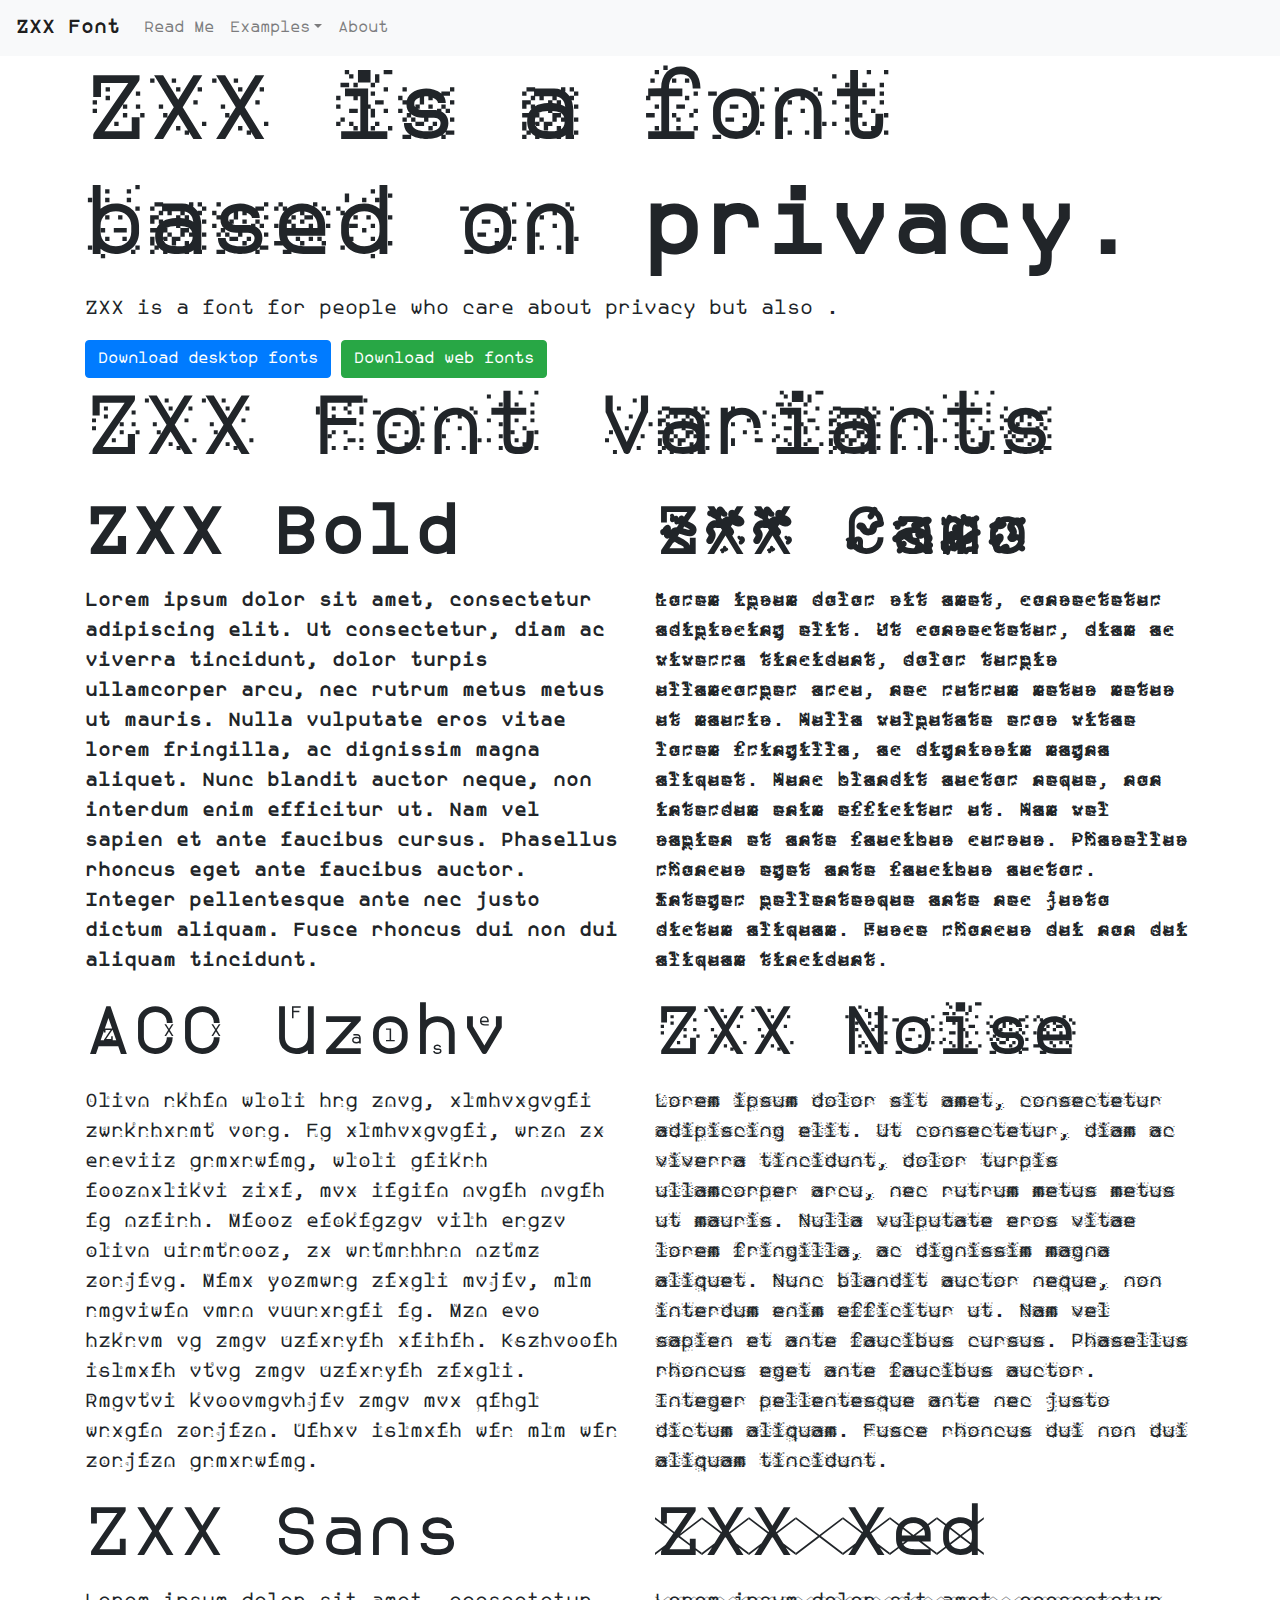
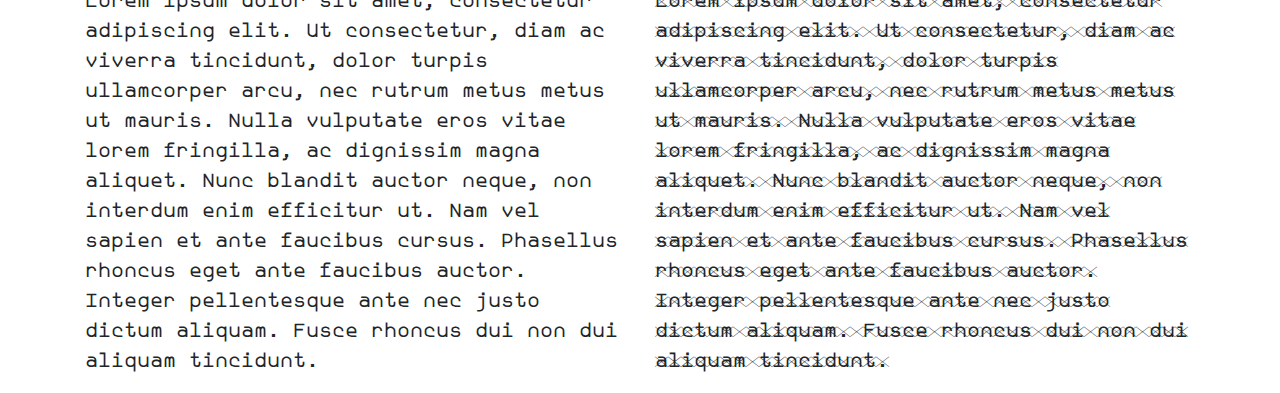
<file: index.html>
<!doctype html>
<html lang="en-ca">
	<head>
		<!-- Required meta tags -->
		<meta charset="utf-8">
		<meta name="viewport" content="width=device-width, initial-scale=1, shrink-to-fit=no">
		
		<!-- Bootstrap CSS -->
		<link rel="stylesheet" href="https://stackpath.bootstrapcdn.com/bootstrap/4.5.2/css/bootstrap.min.css" integrity="sha384-JcKb8q3iqJ61gNV9KGb8thSsNjpSL0n8PARn9HuZOnIxN0hoP+VmmDGMN5t9UJ0Z" crossorigin="anonymous">
		<link rel="stylesheet" href="/app.css" type="text/css" />
		
		<title>The ZXX Font</title>
	</head>
	<body>
		<nav class="navbar navbar-expand-lg navbar-light bg-light">
			<a class="navbar-brand" href="/">ZXX Font</a>
			<button class="navbar-toggler" type="button" data-toggle="collapse" data-target="#navbarNavDropdown" aria-controls="navbarNavDropdown" aria-expanded="false" aria-label="Toggle navigation">
				<span class="navbar-toggler-icon"></span>
			</button>
			<div class="collapse navbar-collapse" id="navbarNavDropdown">
				<ul class="navbar-nav">
					<li class="nav-item"><a class="nav-link" href="/readme.html">Read Me</a></li>
					<li class="nav-item dropdown">
						<a class="nav-link dropdown-toggle" href="#" id="navbarDropdownMenuLink" role="button" data-toggle="dropdown" aria-haspopup="true" aria-expanded="false">Examples</a>
						<div class="dropdown-menu" aria-labelledby="navbarDropdownMenuLink">
							<a class="dropdown-item" href="/bold.html">ZXX Bold</a>
							<a class="dropdown-item" href="/camo.html">ZXX Camo</a>
							<a class="dropdown-item" href="/false.html">ZXX False</a>
							<a class="dropdown-item" href="/noise.html">ZXX Noise</a>
							<a class="dropdown-item" href="/sans.html">ZXX Sans</a>
							<a class="dropdown-item" href="/xed.html">ZXX Xed</a>
						</div>
					</li>
					<li class="nav-item"><a class="nav-link" href="/about.html">About</a></li>
				</ul>
			</div>
		</nav>
		<div class="container">
			<div class="row">
				<div class="col">
					<h1 class="display-1">ZXX is a font based on <strong>privacy</strong>.</h1>
					<p class="lead">ZXX is a font for people who care about privacy but also .</p>
					<a href="#" class="btn btn-primary">Download desktop fonts</a>
					<a href="#" class="btn btn-success">Download web fonts</a>
				</div>
			</div>
			<div class="row">
				<div class="col">
					<h2 class="display-2">ZXX Font Variants</h2>
				</div>
			</div>
			<div class="row">
				<div class="col-md-6">
					<h3 class="display-3 bold">ZXX Bold</h3>
					<p class="lead bold">Lorem ipsum dolor sit amet, consectetur adipiscing elit. Ut consectetur, diam ac viverra tincidunt, dolor turpis ullamcorper arcu, nec rutrum metus metus ut mauris. Nulla vulputate eros vitae lorem fringilla, ac dignissim magna aliquet. Nunc blandit auctor neque, non interdum enim efficitur ut. Nam vel sapien et ante faucibus cursus. Phasellus rhoncus eget ante faucibus auctor. Integer pellentesque ante nec justo dictum aliquam. Fusce rhoncus dui non dui aliquam tincidunt.</p>
				</div>
				<div class="col-md-6">
					<h3 class="display-3 camo">ZXX Camo</h3>
					<p class="lead camo">Lorem ipsum dolor sit amet, consectetur adipiscing elit. Ut consectetur, diam ac viverra tincidunt, dolor turpis ullamcorper arcu, nec rutrum metus metus ut mauris. Nulla vulputate eros vitae lorem fringilla, ac dignissim magna aliquet. Nunc blandit auctor neque, non interdum enim efficitur ut. Nam vel sapien et ante faucibus cursus. Phasellus rhoncus eget ante faucibus auctor. Integer pellentesque ante nec justo dictum aliquam. Fusce rhoncus dui non dui aliquam tincidunt.</p>
				</div>
				<div class="col-md-6">
					<h3 class="display-3 false">ZXX False</h3>
					<p class="lead false">Lorem ipsum dolor sit amet, consectetur adipiscing elit. Ut consectetur, diam ac viverra tincidunt, dolor turpis ullamcorper arcu, nec rutrum metus metus ut mauris. Nulla vulputate eros vitae lorem fringilla, ac dignissim magna aliquet. Nunc blandit auctor neque, non interdum enim efficitur ut. Nam vel sapien et ante faucibus cursus. Phasellus rhoncus eget ante faucibus auctor. Integer pellentesque ante nec justo dictum aliquam. Fusce rhoncus dui non dui aliquam tincidunt.</p>
				</div>
				<div class="col-md-6">
					<h3 class="display-3 noise">ZXX Noise</h3>
					<p class="lead noise">Lorem ipsum dolor sit amet, consectetur adipiscing elit. Ut consectetur, diam ac viverra tincidunt, dolor turpis ullamcorper arcu, nec rutrum metus metus ut mauris. Nulla vulputate eros vitae lorem fringilla, ac dignissim magna aliquet. Nunc blandit auctor neque, non interdum enim efficitur ut. Nam vel sapien et ante faucibus cursus. Phasellus rhoncus eget ante faucibus auctor. Integer pellentesque ante nec justo dictum aliquam. Fusce rhoncus dui non dui aliquam tincidunt.</p>
				</div>
				<div class="col-md-6">
					<h3 class="display-3 sans">ZXX Sans</h3>
					<p class="lead">Lorem ipsum dolor sit amet, consectetur adipiscing elit. Ut consectetur, diam ac viverra tincidunt, dolor turpis ullamcorper arcu, nec rutrum metus metus ut mauris. Nulla vulputate eros vitae lorem fringilla, ac dignissim magna aliquet. Nunc blandit auctor neque, non interdum enim efficitur ut. Nam vel sapien et ante faucibus cursus. Phasellus rhoncus eget ante faucibus auctor. Integer pellentesque ante nec justo dictum aliquam. Fusce rhoncus dui non dui aliquam tincidunt.</p>
				</div>
				<div class="col-md-6">
					<h3 class="display-3 xed">ZXX Xed</h3>
					<p class="lead xed">Lorem ipsum dolor sit amet, consectetur adipiscing elit. Ut consectetur, diam ac viverra tincidunt, dolor turpis ullamcorper arcu, nec rutrum metus metus ut mauris. Nulla vulputate eros vitae lorem fringilla, ac dignissim magna aliquet. Nunc blandit auctor neque, non interdum enim efficitur ut. Nam vel sapien et ante faucibus cursus. Phasellus rhoncus eget ante faucibus auctor. Integer pellentesque ante nec justo dictum aliquam. Fusce rhoncus dui non dui aliquam tincidunt.</p>
				</div>
			</div>
		</div>
		
		<!-- Optional JavaScript -->
		<!-- jQuery first, then Popper.js, then Bootstrap JS -->
		<script src="https://code.jquery.com/jquery-3.5.1.slim.min.js" integrity="sha384-DfXdz2htPH0lsSSs5nCTpuj/zy4C+OGpamoFVy38MVBnE+IbbVYUew+OrCXaRkfj" crossorigin="anonymous"></script>
		<script src="https://cdn.jsdelivr.net/npm/popper.js@1.16.1/dist/umd/popper.min.js" integrity="sha384-9/reFTGAW83EW2RDu2S0VKaIzap3H66lZH81PoYlFhbGU+6BZp6G7niu735Sk7lN" crossorigin="anonymous"></script>
		<script src="https://stackpath.bootstrapcdn.com/bootstrap/4.5.2/js/bootstrap.min.js" integrity="sha384-B4gt1jrGC7Jh4AgTPSdUtOBvfO8shuf57BaghqFfPlYxofvL8/KUEfYiJOMMV+rV" crossorigin="anonymous"></script>
	</body>
</html>
</file>
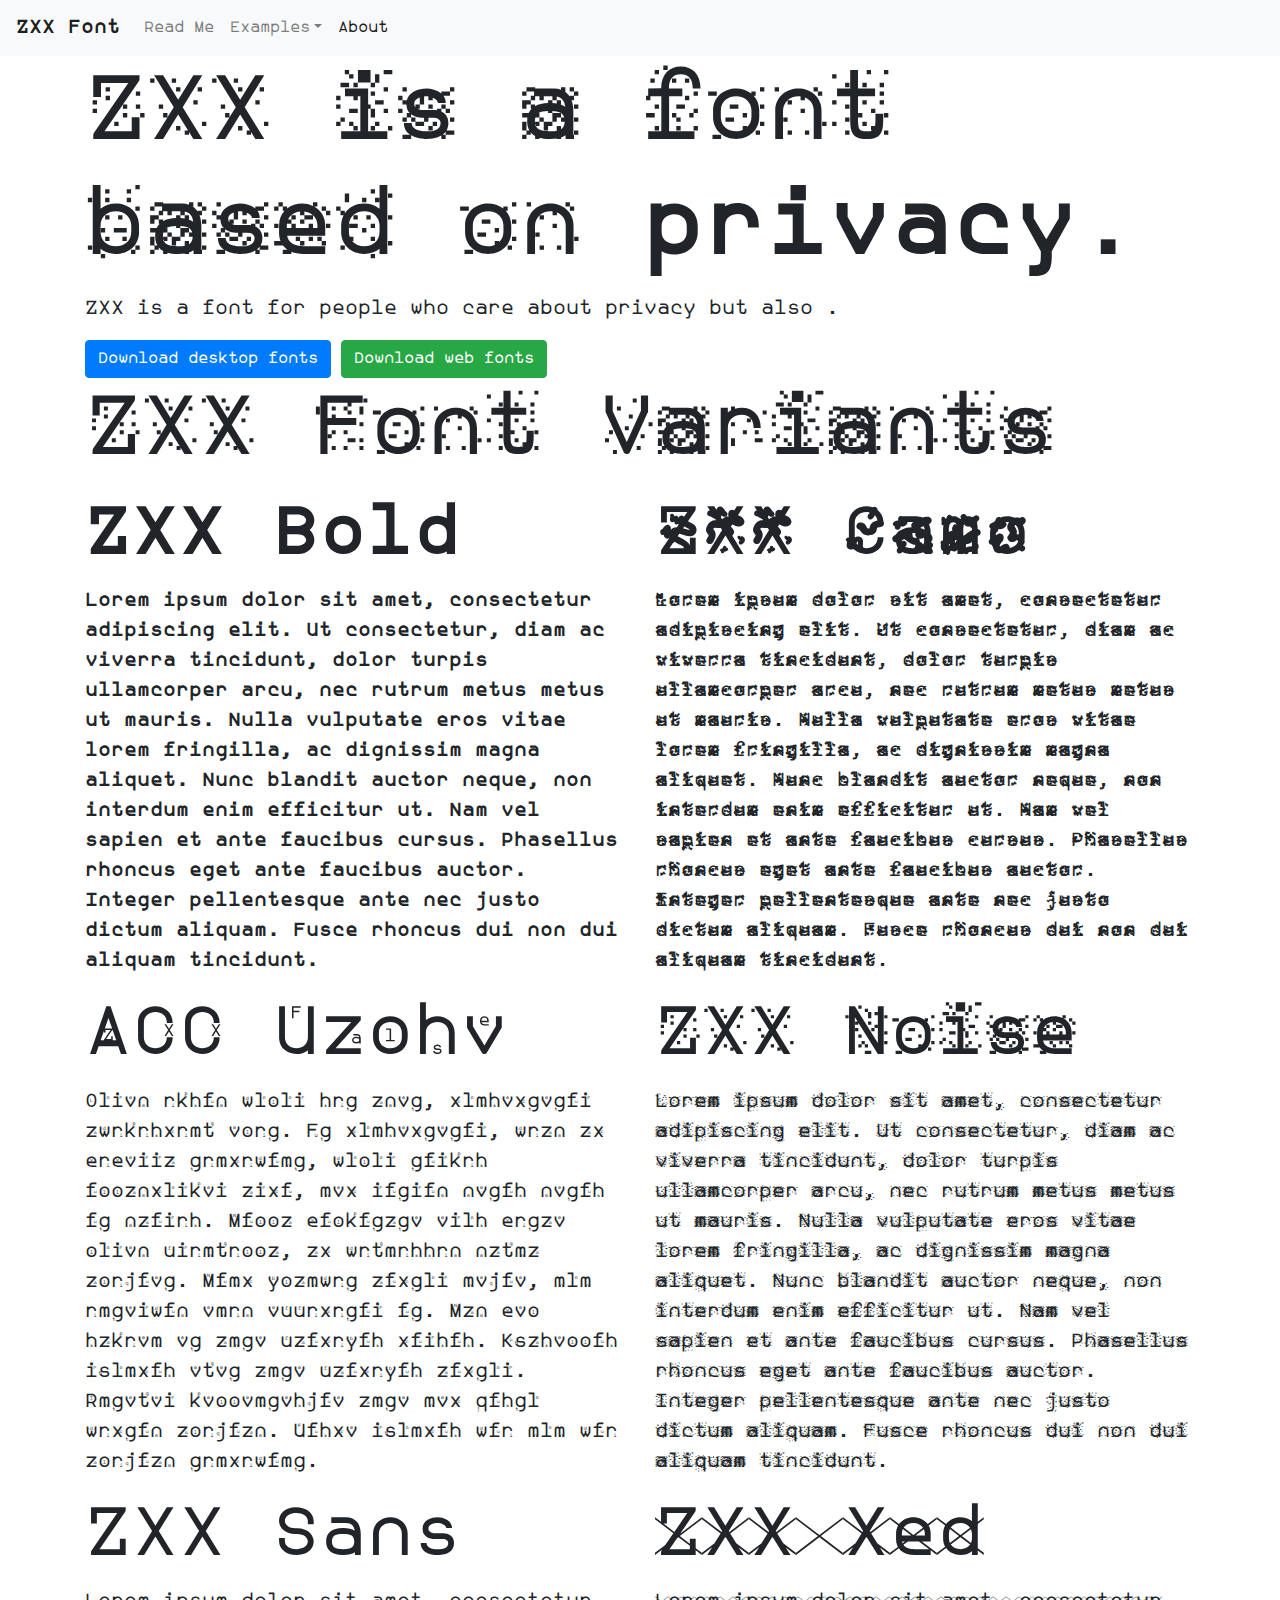
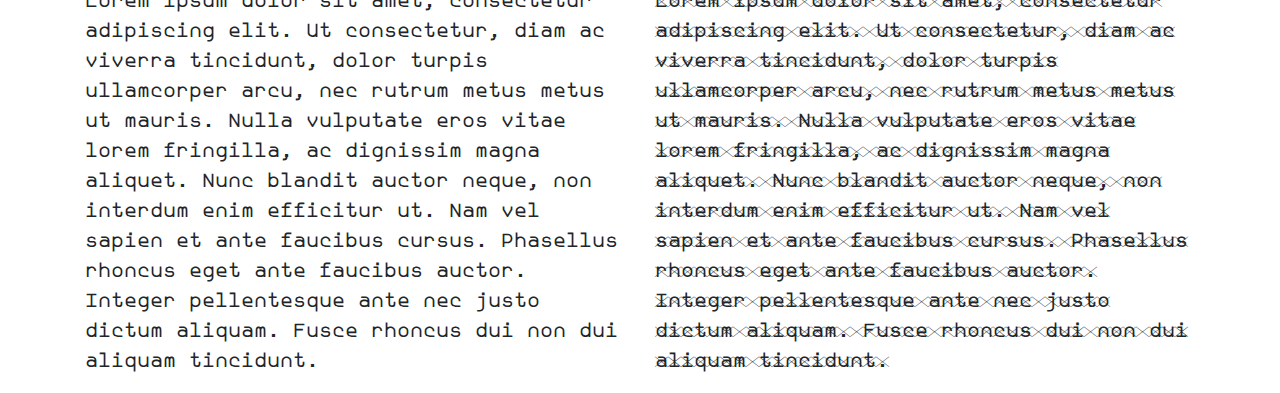
<file: about.html>
<!doctype html>
<html lang="en-ca">
	<head>
		<!-- Required meta tags -->
		<meta charset="utf-8">
		<meta name="viewport" content="width=device-width, initial-scale=1, shrink-to-fit=no">
		
		<!-- Bootstrap CSS -->
		<link rel="stylesheet" href="https://stackpath.bootstrapcdn.com/bootstrap/4.5.2/css/bootstrap.min.css" integrity="sha384-JcKb8q3iqJ61gNV9KGb8thSsNjpSL0n8PARn9HuZOnIxN0hoP+VmmDGMN5t9UJ0Z" crossorigin="anonymous">
		<link rel="stylesheet" href="/app.css" type="text/css" />
		
		<title>About The ZXX Font</title>
	</head>
	<body>
		<nav class="navbar navbar-expand-lg navbar-light bg-light">
			<a class="navbar-brand" href="/">ZXX Font</a>
			<button class="navbar-toggler" type="button" data-toggle="collapse" data-target="#navbarNavDropdown" aria-controls="navbarNavDropdown" aria-expanded="false" aria-label="Toggle navigation">
				<span class="navbar-toggler-icon"></span>
			</button>
			<div class="collapse navbar-collapse" id="navbarNavDropdown">
				<ul class="navbar-nav">
					<li class="nav-item"><a class="nav-link" href="/readme.html">Read Me</a></li>
					<li class="nav-item dropdown">
						<a class="nav-link dropdown-toggle" href="#" id="navbarDropdownMenuLink" role="button" data-toggle="dropdown" aria-haspopup="true" aria-expanded="false">Examples</a>
						<div class="dropdown-menu" aria-labelledby="navbarDropdownMenuLink">
							<a class="dropdown-item" href="/bold.html">ZXX Bold</a>
							<a class="dropdown-item" href="/camo.html">ZXX Camo</a>
							<a class="dropdown-item" href="/false.html">ZXX False</a>
							<a class="dropdown-item" href="/noise.html">ZXX Noise</a>
							<a class="dropdown-item" href="/sans.html">ZXX Sans</a>
							<a class="dropdown-item" href="/xed.html">ZXX Xed</a>
						</div>
					</li>
					<li class="nav-item active"><a class="nav-link" href="/about.html">About</a></li>
				</ul>
			</div>
		</nav>
		<div class="container">
			<div class="row">
				<div class="col">
					<h1 class="display-1">ZXX is a font based on <strong>privacy</strong>.</h1>
					<p class="lead">ZXX is a font for people who care about privacy but also .</p>
					<a href="#" class="btn btn-primary">Download desktop fonts</a>
					<a href="#" class="btn btn-success">Download web fonts</a>
				</div>
			</div>
			<div class="row">
				<div class="col">
					<h2 class="display-2">ZXX Font Variants</h2>
				</div>
			</div>
			<div class="row">
				<div class="col-md-6">
					<h3 class="display-3 bold">ZXX Bold</h3>
					<p class="lead bold">Lorem ipsum dolor sit amet, consectetur adipiscing elit. Ut consectetur, diam ac viverra tincidunt, dolor turpis ullamcorper arcu, nec rutrum metus metus ut mauris. Nulla vulputate eros vitae lorem fringilla, ac dignissim magna aliquet. Nunc blandit auctor neque, non interdum enim efficitur ut. Nam vel sapien et ante faucibus cursus. Phasellus rhoncus eget ante faucibus auctor. Integer pellentesque ante nec justo dictum aliquam. Fusce rhoncus dui non dui aliquam tincidunt.</p>
				</div>
				<div class="col-md-6">
					<h3 class="display-3 camo">ZXX Camo</h3>
					<p class="lead camo">Lorem ipsum dolor sit amet, consectetur adipiscing elit. Ut consectetur, diam ac viverra tincidunt, dolor turpis ullamcorper arcu, nec rutrum metus metus ut mauris. Nulla vulputate eros vitae lorem fringilla, ac dignissim magna aliquet. Nunc blandit auctor neque, non interdum enim efficitur ut. Nam vel sapien et ante faucibus cursus. Phasellus rhoncus eget ante faucibus auctor. Integer pellentesque ante nec justo dictum aliquam. Fusce rhoncus dui non dui aliquam tincidunt.</p>
				</div>
				<div class="col-md-6">
					<h3 class="display-3 false">ZXX False</h3>
					<p class="lead false">Lorem ipsum dolor sit amet, consectetur adipiscing elit. Ut consectetur, diam ac viverra tincidunt, dolor turpis ullamcorper arcu, nec rutrum metus metus ut mauris. Nulla vulputate eros vitae lorem fringilla, ac dignissim magna aliquet. Nunc blandit auctor neque, non interdum enim efficitur ut. Nam vel sapien et ante faucibus cursus. Phasellus rhoncus eget ante faucibus auctor. Integer pellentesque ante nec justo dictum aliquam. Fusce rhoncus dui non dui aliquam tincidunt.</p>
				</div>
				<div class="col-md-6">
					<h3 class="display-3 noise">ZXX Noise</h3>
					<p class="lead noise">Lorem ipsum dolor sit amet, consectetur adipiscing elit. Ut consectetur, diam ac viverra tincidunt, dolor turpis ullamcorper arcu, nec rutrum metus metus ut mauris. Nulla vulputate eros vitae lorem fringilla, ac dignissim magna aliquet. Nunc blandit auctor neque, non interdum enim efficitur ut. Nam vel sapien et ante faucibus cursus. Phasellus rhoncus eget ante faucibus auctor. Integer pellentesque ante nec justo dictum aliquam. Fusce rhoncus dui non dui aliquam tincidunt.</p>
				</div>
				<div class="col-md-6">
					<h3 class="display-3 sans">ZXX Sans</h3>
					<p class="lead">Lorem ipsum dolor sit amet, consectetur adipiscing elit. Ut consectetur, diam ac viverra tincidunt, dolor turpis ullamcorper arcu, nec rutrum metus metus ut mauris. Nulla vulputate eros vitae lorem fringilla, ac dignissim magna aliquet. Nunc blandit auctor neque, non interdum enim efficitur ut. Nam vel sapien et ante faucibus cursus. Phasellus rhoncus eget ante faucibus auctor. Integer pellentesque ante nec justo dictum aliquam. Fusce rhoncus dui non dui aliquam tincidunt.</p>
				</div>
				<div class="col-md-6">
					<h3 class="display-3 xed">ZXX Xed</h3>
					<p class="lead xed">Lorem ipsum dolor sit amet, consectetur adipiscing elit. Ut consectetur, diam ac viverra tincidunt, dolor turpis ullamcorper arcu, nec rutrum metus metus ut mauris. Nulla vulputate eros vitae lorem fringilla, ac dignissim magna aliquet. Nunc blandit auctor neque, non interdum enim efficitur ut. Nam vel sapien et ante faucibus cursus. Phasellus rhoncus eget ante faucibus auctor. Integer pellentesque ante nec justo dictum aliquam. Fusce rhoncus dui non dui aliquam tincidunt.</p>
				</div>
			</div>
		</div>
		
		<!-- Optional JavaScript -->
		<!-- jQuery first, then Popper.js, then Bootstrap JS -->
		<script src="https://code.jquery.com/jquery-3.5.1.slim.min.js" integrity="sha384-DfXdz2htPH0lsSSs5nCTpuj/zy4C+OGpamoFVy38MVBnE+IbbVYUew+OrCXaRkfj" crossorigin="anonymous"></script>
		<script src="https://cdn.jsdelivr.net/npm/popper.js@1.16.1/dist/umd/popper.min.js" integrity="sha384-9/reFTGAW83EW2RDu2S0VKaIzap3H66lZH81PoYlFhbGU+6BZp6G7niu735Sk7lN" crossorigin="anonymous"></script>
		<script src="https://stackpath.bootstrapcdn.com/bootstrap/4.5.2/js/bootstrap.min.js" integrity="sha384-B4gt1jrGC7Jh4AgTPSdUtOBvfO8shuf57BaghqFfPlYxofvL8/KUEfYiJOMMV+rV" crossorigin="anonymous"></script>
	</body>
</html>
</file>
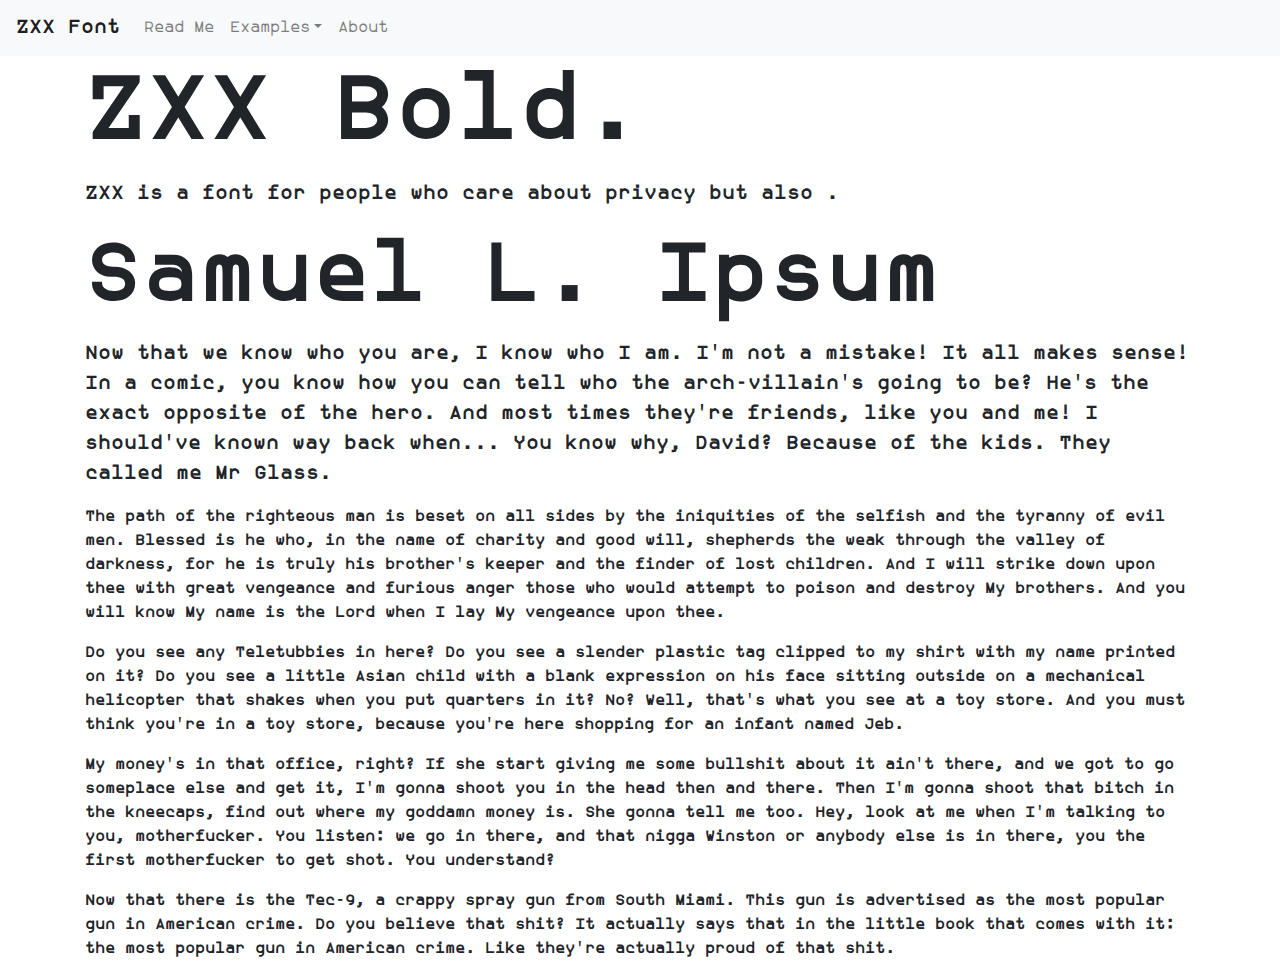
<file: bold.html>
<!doctype html>
<html lang="en-ca">
	<head>
		<!-- Required meta tags -->
		<meta charset="utf-8">
		<meta name="viewport" content="width=device-width, initial-scale=1, shrink-to-fit=no">
		
		<!-- Bootstrap CSS -->
		<link rel="stylesheet" href="https://stackpath.bootstrapcdn.com/bootstrap/4.5.2/css/bootstrap.min.css" integrity="sha384-JcKb8q3iqJ61gNV9KGb8thSsNjpSL0n8PARn9HuZOnIxN0hoP+VmmDGMN5t9UJ0Z" crossorigin="anonymous">
		<link rel="stylesheet" href="/app.css" type="text/css" />
		
		<title>The Bold Variant of the ZXX Font</title>
	</head>
	<body>
		<nav class="navbar navbar-expand-lg navbar-light bg-light">
			<a class="navbar-brand" href="/">ZXX Font</a>
			<button class="navbar-toggler" type="button" data-toggle="collapse" data-target="#navbarNavDropdown" aria-controls="navbarNavDropdown" aria-expanded="false" aria-label="Toggle navigation">
				<span class="navbar-toggler-icon"></span>
			</button>
			<div class="collapse navbar-collapse" id="navbarNavDropdown">
				<ul class="navbar-nav">
					<li class="nav-item"><a class="nav-link" href="/readme.html">Read Me</a></li>
					<li class="nav-item dropdown">
						<a class="nav-link dropdown-toggle" href="#" id="navbarDropdownMenuLink" role="button" data-toggle="dropdown" aria-haspopup="true" aria-expanded="false">Examples</a>
						<div class="dropdown-menu" aria-labelledby="navbarDropdownMenuLink">
							<a class="dropdown-item active" href="/bold.html">ZXX Bold</a>
							<a class="dropdown-item" href="/camo.html">ZXX Camo</a>
							<a class="dropdown-item" href="/false.html">ZXX False</a>
							<a class="dropdown-item" href="/noise.html">ZXX Noise</a>
							<a class="dropdown-item" href="/sans.html">ZXX Sans</a>
							<a class="dropdown-item" href="/xed.html">ZXX Xed</a>
						</div>
					</li>
					<li class="nav-item"><a class="nav-link" href="/about.html">About</a></li>
				</ul>
			</div>
		</nav>
		<div class="container bold">
			<div class="row">
				<div class="col">
					<h1 class="display-1 bold">ZXX Bold.</h1>
					<p class="lead bold">ZXX is a font for people who care about privacy but also .</p>
				</div>
			</div>
			<div class="row">
				<div class="col">
					<h2 class="display-2 bold">Samuel L. Ipsum</h3>
					<p class="lead bold">Now that we know who you are, I know who I am. I'm not a mistake! It all makes sense! In a comic, you know how you can tell who the arch-villain's going to be? He's the exact opposite of the hero. And most times they're friends, like you and me! I should've known way back when... You know why, David? Because of the kids. They called me Mr Glass.</p>
					<p class="bold">The path of the righteous man is beset on all sides by the iniquities of the selfish and the tyranny of evil men. Blessed is he who, in the name of charity and good will, shepherds the weak through the valley of darkness, for he is truly his brother's keeper and the finder of lost children. And I will strike down upon thee with great vengeance and furious anger those who would attempt to poison and destroy My brothers. And you will know My name is the Lord when I lay My vengeance upon thee.</p>
					<p class="bold">Do you see any Teletubbies in here? Do you see a slender plastic tag clipped to my shirt with my name printed on it? Do you see a little Asian child with a blank expression on his face sitting outside on a mechanical helicopter that shakes when you put quarters in it? No? Well, that's what you see at a toy store. And you must think you're in a toy store, because you're here shopping for an infant named Jeb.</p>
					<p class="bold">My money's in that office, right? If she start giving me some bullshit about it ain't there, and we got to go someplace else and get it, I'm gonna shoot you in the head then and there. Then I'm gonna shoot that bitch in the kneecaps, find out where my goddamn money is. She gonna tell me too. Hey, look at me when I'm talking to you, motherfucker. You listen: we go in there, and that nigga Winston or anybody else is in there, you the first motherfucker to get shot. You understand?</p>
					<p class="bold">Now that there is the Tec-9, a crappy spray gun from South Miami. This gun is advertised as the most popular gun in American crime. Do you believe that shit? It actually says that in the little book that comes with it: the most popular gun in American crime. Like they're actually proud of that shit.</p>
				</div>
			</div>
		</div>
		
		<!-- Optional JavaScript -->
		<!-- jQuery first, then Popper.js, then Bootstrap JS -->
		<script src="https://code.jquery.com/jquery-3.5.1.slim.min.js" integrity="sha384-DfXdz2htPH0lsSSs5nCTpuj/zy4C+OGpamoFVy38MVBnE+IbbVYUew+OrCXaRkfj" crossorigin="anonymous"></script>
		<script src="https://cdn.jsdelivr.net/npm/popper.js@1.16.1/dist/umd/popper.min.js" integrity="sha384-9/reFTGAW83EW2RDu2S0VKaIzap3H66lZH81PoYlFhbGU+6BZp6G7niu735Sk7lN" crossorigin="anonymous"></script>
		<script src="https://stackpath.bootstrapcdn.com/bootstrap/4.5.2/js/bootstrap.min.js" integrity="sha384-B4gt1jrGC7Jh4AgTPSdUtOBvfO8shuf57BaghqFfPlYxofvL8/KUEfYiJOMMV+rV" crossorigin="anonymous"></script>
	</body>
</html>
</file>
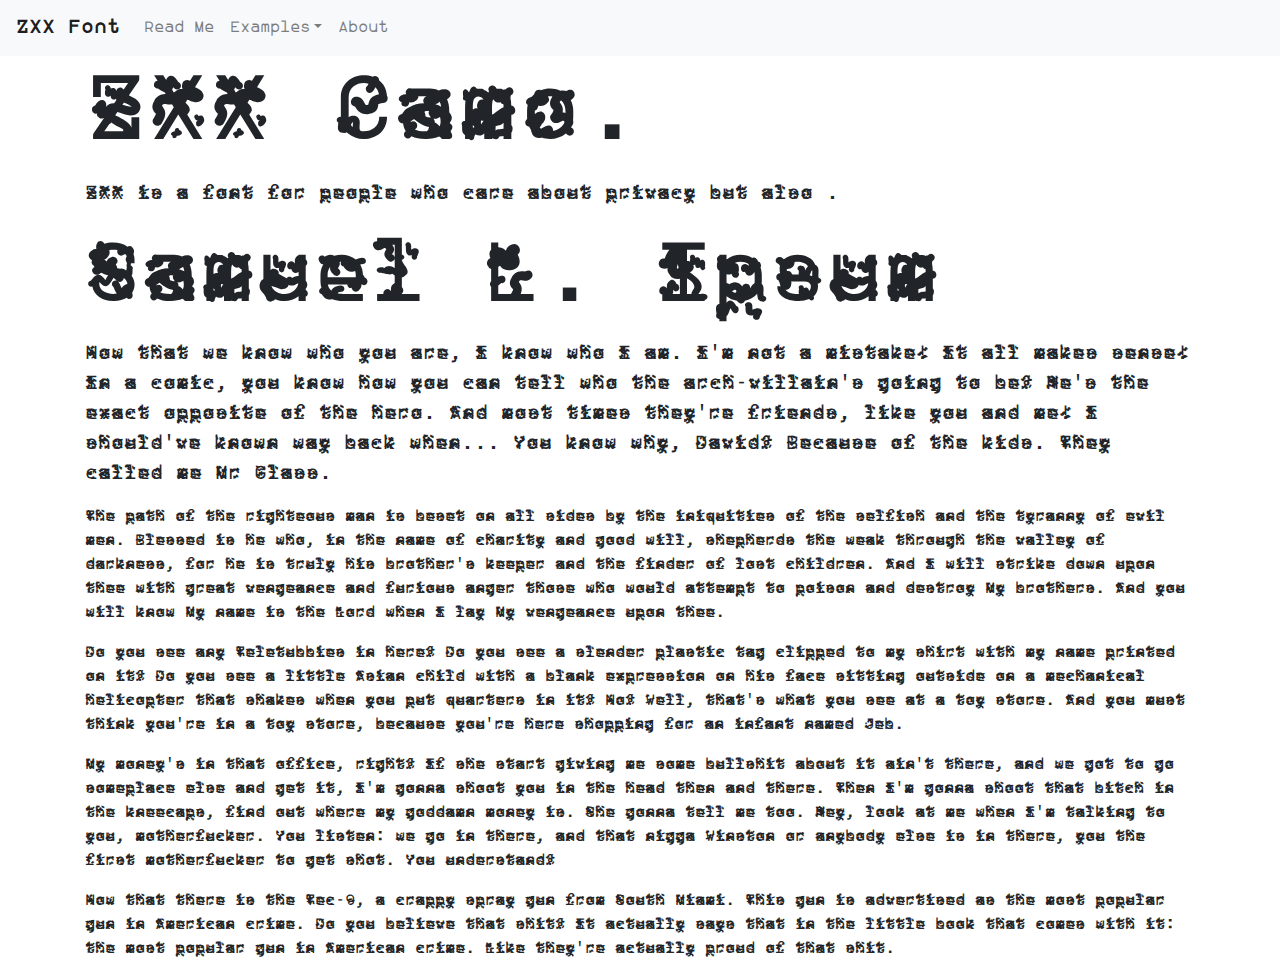
<file: camo.html>
<!doctype html>
<html lang="en-ca">
	<head>
		<!-- Required meta tags -->
		<meta charset="utf-8">
		<meta name="viewport" content="width=device-width, initial-scale=1, shrink-to-fit=no">
		
		<!-- Bootstrap CSS -->
		<link rel="stylesheet" href="https://stackpath.bootstrapcdn.com/bootstrap/4.5.2/css/bootstrap.min.css" integrity="sha384-JcKb8q3iqJ61gNV9KGb8thSsNjpSL0n8PARn9HuZOnIxN0hoP+VmmDGMN5t9UJ0Z" crossorigin="anonymous">
		<link rel="stylesheet" href="/app.css" type="text/css" />
		
		<title>The Camo Variant of the ZXX Font</title>
	</head>
	<body>
		<nav class="navbar navbar-expand-lg navbar-light bg-light">
			<a class="navbar-brand" href="/">ZXX Font</a>
			<button class="navbar-toggler" type="button" data-toggle="collapse" data-target="#navbarNavDropdown" aria-controls="navbarNavDropdown" aria-expanded="false" aria-label="Toggle navigation">
				<span class="navbar-toggler-icon"></span>
			</button>
			<div class="collapse navbar-collapse" id="navbarNavDropdown">
				<ul class="navbar-nav">
					<li class="nav-item"><a class="nav-link" href="/readme.html">Read Me</a></li>
					<li class="nav-item dropdown">
						<a class="nav-link dropdown-toggle" href="#" id="navbarDropdownMenuLink" role="button" data-toggle="dropdown" aria-haspopup="true" aria-expanded="false">Examples</a>
						<div class="dropdown-menu" aria-labelledby="navbarDropdownMenuLink">
							<a class="dropdown-item" href="/bold.html">ZXX Bold</a>
							<a class="dropdown-item active" href="/camo.html">ZXX Camo</a>
							<a class="dropdown-item" href="/false.html">ZXX False</a>
							<a class="dropdown-item" href="/noise.html">ZXX Noise</a>
							<a class="dropdown-item" href="/sans.html">ZXX Sans</a>
							<a class="dropdown-item" href="/xed.html">ZXX Xed</a>
						</div>
					</li>
					<li class="nav-item"><a class="nav-link" href="/about.html">About</a></li>
				</ul>
			</div>
		</nav>
		<div class="container camo">
			<div class="row">
				<div class="col">
					<h1 class="display-1 camo">ZXX Camo.</h1>
					<p class="lead camo">ZXX is a font for people who care about privacy but also .</p>
				</div>
			</div>
			<div class="row">
				<div class="col">
					<h2 class="display-2 camo">Samuel L. Ipsum</h3>
					<p class="lead camo">Now that we know who you are, I know who I am. I'm not a mistake! It all makes sense! In a comic, you know how you can tell who the arch-villain's going to be? He's the exact opposite of the hero. And most times they're friends, like you and me! I should've known way back when... You know why, David? Because of the kids. They called me Mr Glass.</p>
					<p class="camo">The path of the righteous man is beset on all sides by the iniquities of the selfish and the tyranny of evil men. Blessed is he who, in the name of charity and good will, shepherds the weak through the valley of darkness, for he is truly his brother's keeper and the finder of lost children. And I will strike down upon thee with great vengeance and furious anger those who would attempt to poison and destroy My brothers. And you will know My name is the Lord when I lay My vengeance upon thee.</p>
					<p class="camo">Do you see any Teletubbies in here? Do you see a slender plastic tag clipped to my shirt with my name printed on it? Do you see a little Asian child with a blank expression on his face sitting outside on a mechanical helicopter that shakes when you put quarters in it? No? Well, that's what you see at a toy store. And you must think you're in a toy store, because you're here shopping for an infant named Jeb.</p>
					<p class="camo">My money's in that office, right? If she start giving me some bullshit about it ain't there, and we got to go someplace else and get it, I'm gonna shoot you in the head then and there. Then I'm gonna shoot that bitch in the kneecaps, find out where my goddamn money is. She gonna tell me too. Hey, look at me when I'm talking to you, motherfucker. You listen: we go in there, and that nigga Winston or anybody else is in there, you the first motherfucker to get shot. You understand?</p>
					<p class="camo">Now that there is the Tec-9, a crappy spray gun from South Miami. This gun is advertised as the most popular gun in American crime. Do you believe that shit? It actually says that in the little book that comes with it: the most popular gun in American crime. Like they're actually proud of that shit.</p>
				</div>
			</div>
		</div>
		
		<!-- Optional JavaScript -->
		<!-- jQuery first, then Popper.js, then Bootstrap JS -->
		<script src="https://code.jquery.com/jquery-3.5.1.slim.min.js" integrity="sha384-DfXdz2htPH0lsSSs5nCTpuj/zy4C+OGpamoFVy38MVBnE+IbbVYUew+OrCXaRkfj" crossorigin="anonymous"></script>
		<script src="https://cdn.jsdelivr.net/npm/popper.js@1.16.1/dist/umd/popper.min.js" integrity="sha384-9/reFTGAW83EW2RDu2S0VKaIzap3H66lZH81PoYlFhbGU+6BZp6G7niu735Sk7lN" crossorigin="anonymous"></script>
		<script src="https://stackpath.bootstrapcdn.com/bootstrap/4.5.2/js/bootstrap.min.js" integrity="sha384-B4gt1jrGC7Jh4AgTPSdUtOBvfO8shuf57BaghqFfPlYxofvL8/KUEfYiJOMMV+rV" crossorigin="anonymous"></script>
	</body>
</html>
</file>
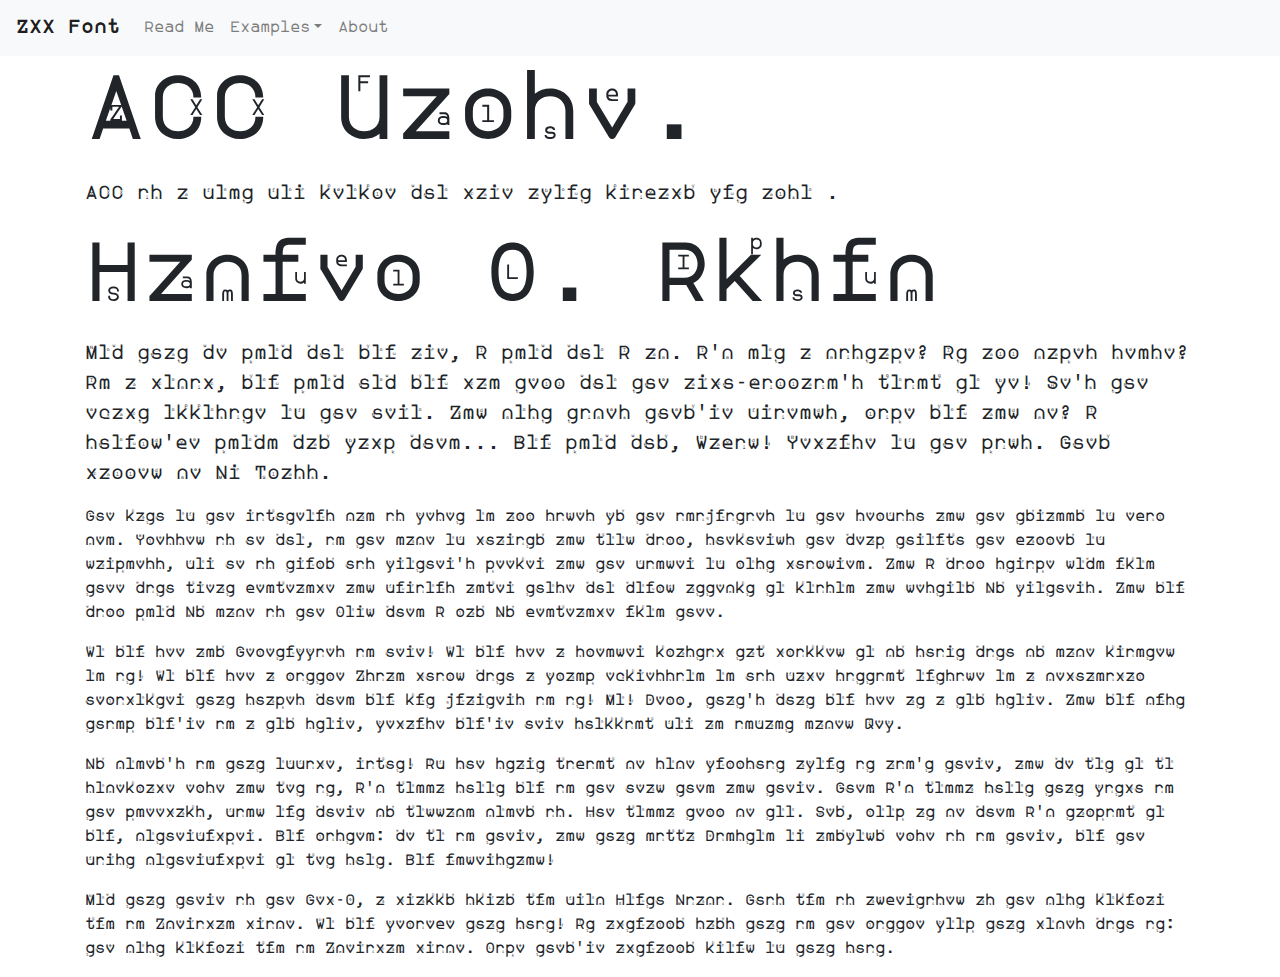
<file: false.html>
<!doctype html>
<html lang="en-ca">
	<head>
		<!-- Required meta tags -->
		<meta charset="utf-8">
		<meta name="viewport" content="width=device-width, initial-scale=1, shrink-to-fit=no">
		
		<!-- Bootstrap CSS -->
		<link rel="stylesheet" href="https://stackpath.bootstrapcdn.com/bootstrap/4.5.2/css/bootstrap.min.css" integrity="sha384-JcKb8q3iqJ61gNV9KGb8thSsNjpSL0n8PARn9HuZOnIxN0hoP+VmmDGMN5t9UJ0Z" crossorigin="anonymous">
		<link rel="stylesheet" href="/app.css" type="text/css" />
		
		<title>The False Variant of the ZXX Font</title>
	</head>
	<body>
		<nav class="navbar navbar-expand-lg navbar-light bg-light">
			<a class="navbar-brand" href="/">ZXX Font</a>
			<button class="navbar-toggler" type="button" data-toggle="collapse" data-target="#navbarNavDropdown" aria-controls="navbarNavDropdown" aria-expanded="false" aria-label="Toggle navigation">
				<span class="navbar-toggler-icon"></span>
			</button>
			<div class="collapse navbar-collapse" id="navbarNavDropdown">
				<ul class="navbar-nav">
					<li class="nav-item"><a class="nav-link" href="/readme.html">Read Me</a></li>
					<li class="nav-item dropdown">
						<a class="nav-link dropdown-toggle" href="#" id="navbarDropdownMenuLink" role="button" data-toggle="dropdown" aria-haspopup="true" aria-expanded="false">Examples</a>
						<div class="dropdown-menu" aria-labelledby="navbarDropdownMenuLink">
							<a class="dropdown-item" href="/bold.html">ZXX Bold</a>
							<a class="dropdown-item" href="/camo.html">ZXX Camo</a>
							<a class="dropdown-item active" href="/false.html">ZXX False</a>
							<a class="dropdown-item" href="/noise.html">ZXX Noise</a>
							<a class="dropdown-item" href="/sans.html">ZXX Sans</a>
							<a class="dropdown-item" href="/xed.html">ZXX Xed</a>
						</div>
					</li>
					<li class="nav-item"><a class="nav-link" href="/about.html">About</a></li>
				</ul>
			</div>
		</nav>
		<div class="container false">
			<div class="row">
				<div class="col">
					<h1 class="display-1 false">ZXX False.</h1>
					<p class="lead false">ZXX is a font for people who care about privacy but also .</p>
				</div>
			</div>
			<div class="row">
				<div class="col">
					<h2 class="display-2 false">Samuel L. Ipsum</h3>
					<p class="lead false">Now that we know who you are, I know who I am. I'm not a mistake! It all makes sense! In a comic, you know how you can tell who the arch-villain's going to be? He's the exact opposite of the hero. And most times they're friends, like you and me! I should've known way back when... You know why, David? Because of the kids. They called me Mr Glass.</p>
					<p class="false">The path of the righteous man is beset on all sides by the iniquities of the selfish and the tyranny of evil men. Blessed is he who, in the name of charity and good will, shepherds the weak through the valley of darkness, for he is truly his brother's keeper and the finder of lost children. And I will strike down upon thee with great vengeance and furious anger those who would attempt to poison and destroy My brothers. And you will know My name is the Lord when I lay My vengeance upon thee.</p>
					<p class="false">Do you see any Teletubbies in here? Do you see a slender plastic tag clipped to my shirt with my name printed on it? Do you see a little Asian child with a blank expression on his face sitting outside on a mechanical helicopter that shakes when you put quarters in it? No? Well, that's what you see at a toy store. And you must think you're in a toy store, because you're here shopping for an infant named Jeb.</p>
					<p class="false">My money's in that office, right? If she start giving me some bullshit about it ain't there, and we got to go someplace else and get it, I'm gonna shoot you in the head then and there. Then I'm gonna shoot that bitch in the kneecaps, find out where my goddamn money is. She gonna tell me too. Hey, look at me when I'm talking to you, motherfucker. You listen: we go in there, and that nigga Winston or anybody else is in there, you the first motherfucker to get shot. You understand?</p>
					<p class="false">Now that there is the Tec-9, a crappy spray gun from South Miami. This gun is advertised as the most popular gun in American crime. Do you believe that shit? It actually says that in the little book that comes with it: the most popular gun in American crime. Like they're actually proud of that shit.</p>
				</div>
			</div>
		</div>
		
		<!-- Optional JavaScript -->
		<!-- jQuery first, then Popper.js, then Bootstrap JS -->
		<script src="https://code.jquery.com/jquery-3.5.1.slim.min.js" integrity="sha384-DfXdz2htPH0lsSSs5nCTpuj/zy4C+OGpamoFVy38MVBnE+IbbVYUew+OrCXaRkfj" crossorigin="anonymous"></script>
		<script src="https://cdn.jsdelivr.net/npm/popper.js@1.16.1/dist/umd/popper.min.js" integrity="sha384-9/reFTGAW83EW2RDu2S0VKaIzap3H66lZH81PoYlFhbGU+6BZp6G7niu735Sk7lN" crossorigin="anonymous"></script>
		<script src="https://stackpath.bootstrapcdn.com/bootstrap/4.5.2/js/bootstrap.min.js" integrity="sha384-B4gt1jrGC7Jh4AgTPSdUtOBvfO8shuf57BaghqFfPlYxofvL8/KUEfYiJOMMV+rV" crossorigin="anonymous"></script>
	</body>
</html>
</file>
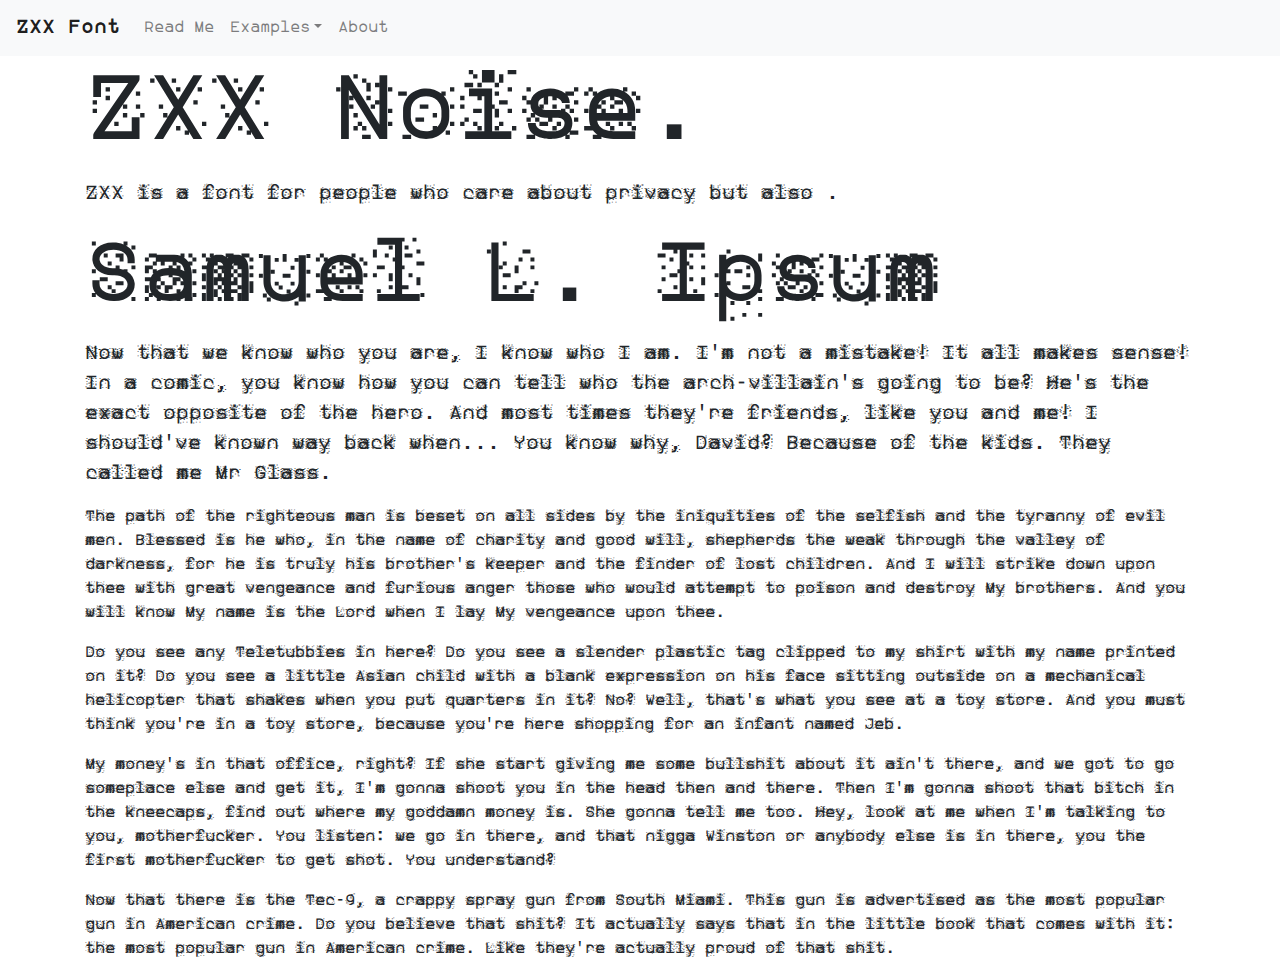
<file: noise.html>
<!doctype html>
<html lang="en-ca">
	<head>
		<!-- Required meta tags -->
		<meta charset="utf-8">
		<meta name="viewport" content="width=device-width, initial-scale=1, shrink-to-fit=no">
		
		<!-- Bootstrap CSS -->
		<link rel="stylesheet" href="https://stackpath.bootstrapcdn.com/bootstrap/4.5.2/css/bootstrap.min.css" integrity="sha384-JcKb8q3iqJ61gNV9KGb8thSsNjpSL0n8PARn9HuZOnIxN0hoP+VmmDGMN5t9UJ0Z" crossorigin="anonymous">
		<link rel="stylesheet" href="/app.css" type="text/css" />
		
		<title>The Noise Variant of the ZXX Font</title>
	</head>
	<body>
		<nav class="navbar navbar-expand-lg navbar-light bg-light">
			<a class="navbar-brand" href="/">ZXX Font</a>
			<button class="navbar-toggler" type="button" data-toggle="collapse" data-target="#navbarNavDropdown" aria-controls="navbarNavDropdown" aria-expanded="false" aria-label="Toggle navigation">
				<span class="navbar-toggler-icon"></span>
			</button>
			<div class="collapse navbar-collapse" id="navbarNavDropdown">
				<ul class="navbar-nav">
					<li class="nav-item"><a class="nav-link" href="/readme.html">Read Me</a></li>
					<li class="nav-item dropdown">
						<a class="nav-link dropdown-toggle" href="#" id="navbarDropdownMenuLink" role="button" data-toggle="dropdown" aria-haspopup="true" aria-expanded="false">Examples</a>
						<div class="dropdown-menu" aria-labelledby="navbarDropdownMenuLink">
							<a class="dropdown-item" href="/bold.html">ZXX Bold</a>
							<a class="dropdown-item" href="/camo.html">ZXX Camo</a>
							<a class="dropdown-item" href="/false.html">ZXX False</a>
							<a class="dropdown-item active" href="/noise.html">ZXX Noise</a>
							<a class="dropdown-item" href="/sans.html">ZXX Sans</a>
							<a class="dropdown-item" href="/xed.html">ZXX Xed</a>
						</div>
					</li>
					<li class="nav-item"><a class="nav-link" href="/about.html">About</a></li>
				</ul>
			</div>
		</nav>
		<div class="container false">
			<div class="row">
				<div class="col">
					<h1 class="display-1 noise">ZXX Noise.</h1>
					<p class="lead noise">ZXX is a font for people who care about privacy but also .</p>
				</div>
			</div>
			<div class="row">
				<div class="col">
					<h2 class="display-2 noise">Samuel L. Ipsum</h3>
					<p class="lead noise">Now that we know who you are, I know who I am. I'm not a mistake! It all makes sense! In a comic, you know how you can tell who the arch-villain's going to be? He's the exact opposite of the hero. And most times they're friends, like you and me! I should've known way back when... You know why, David? Because of the kids. They called me Mr Glass.</p>
					<p class="noise">The path of the righteous man is beset on all sides by the iniquities of the selfish and the tyranny of evil men. Blessed is he who, in the name of charity and good will, shepherds the weak through the valley of darkness, for he is truly his brother's keeper and the finder of lost children. And I will strike down upon thee with great vengeance and furious anger those who would attempt to poison and destroy My brothers. And you will know My name is the Lord when I lay My vengeance upon thee.</p>
					<p class="noise">Do you see any Teletubbies in here? Do you see a slender plastic tag clipped to my shirt with my name printed on it? Do you see a little Asian child with a blank expression on his face sitting outside on a mechanical helicopter that shakes when you put quarters in it? No? Well, that's what you see at a toy store. And you must think you're in a toy store, because you're here shopping for an infant named Jeb.</p>
					<p class="noise">My money's in that office, right? If she start giving me some bullshit about it ain't there, and we got to go someplace else and get it, I'm gonna shoot you in the head then and there. Then I'm gonna shoot that bitch in the kneecaps, find out where my goddamn money is. She gonna tell me too. Hey, look at me when I'm talking to you, motherfucker. You listen: we go in there, and that nigga Winston or anybody else is in there, you the first motherfucker to get shot. You understand?</p>
					<p class="noise">Now that there is the Tec-9, a crappy spray gun from South Miami. This gun is advertised as the most popular gun in American crime. Do you believe that shit? It actually says that in the little book that comes with it: the most popular gun in American crime. Like they're actually proud of that shit.</p>
				</div>
			</div>
		</div>
		
		<!-- Optional JavaScript -->
		<!-- jQuery first, then Popper.js, then Bootstrap JS -->
		<script src="https://code.jquery.com/jquery-3.5.1.slim.min.js" integrity="sha384-DfXdz2htPH0lsSSs5nCTpuj/zy4C+OGpamoFVy38MVBnE+IbbVYUew+OrCXaRkfj" crossorigin="anonymous"></script>
		<script src="https://cdn.jsdelivr.net/npm/popper.js@1.16.1/dist/umd/popper.min.js" integrity="sha384-9/reFTGAW83EW2RDu2S0VKaIzap3H66lZH81PoYlFhbGU+6BZp6G7niu735Sk7lN" crossorigin="anonymous"></script>
		<script src="https://stackpath.bootstrapcdn.com/bootstrap/4.5.2/js/bootstrap.min.js" integrity="sha384-B4gt1jrGC7Jh4AgTPSdUtOBvfO8shuf57BaghqFfPlYxofvL8/KUEfYiJOMMV+rV" crossorigin="anonymous"></script>
	</body>
</html>
</file>
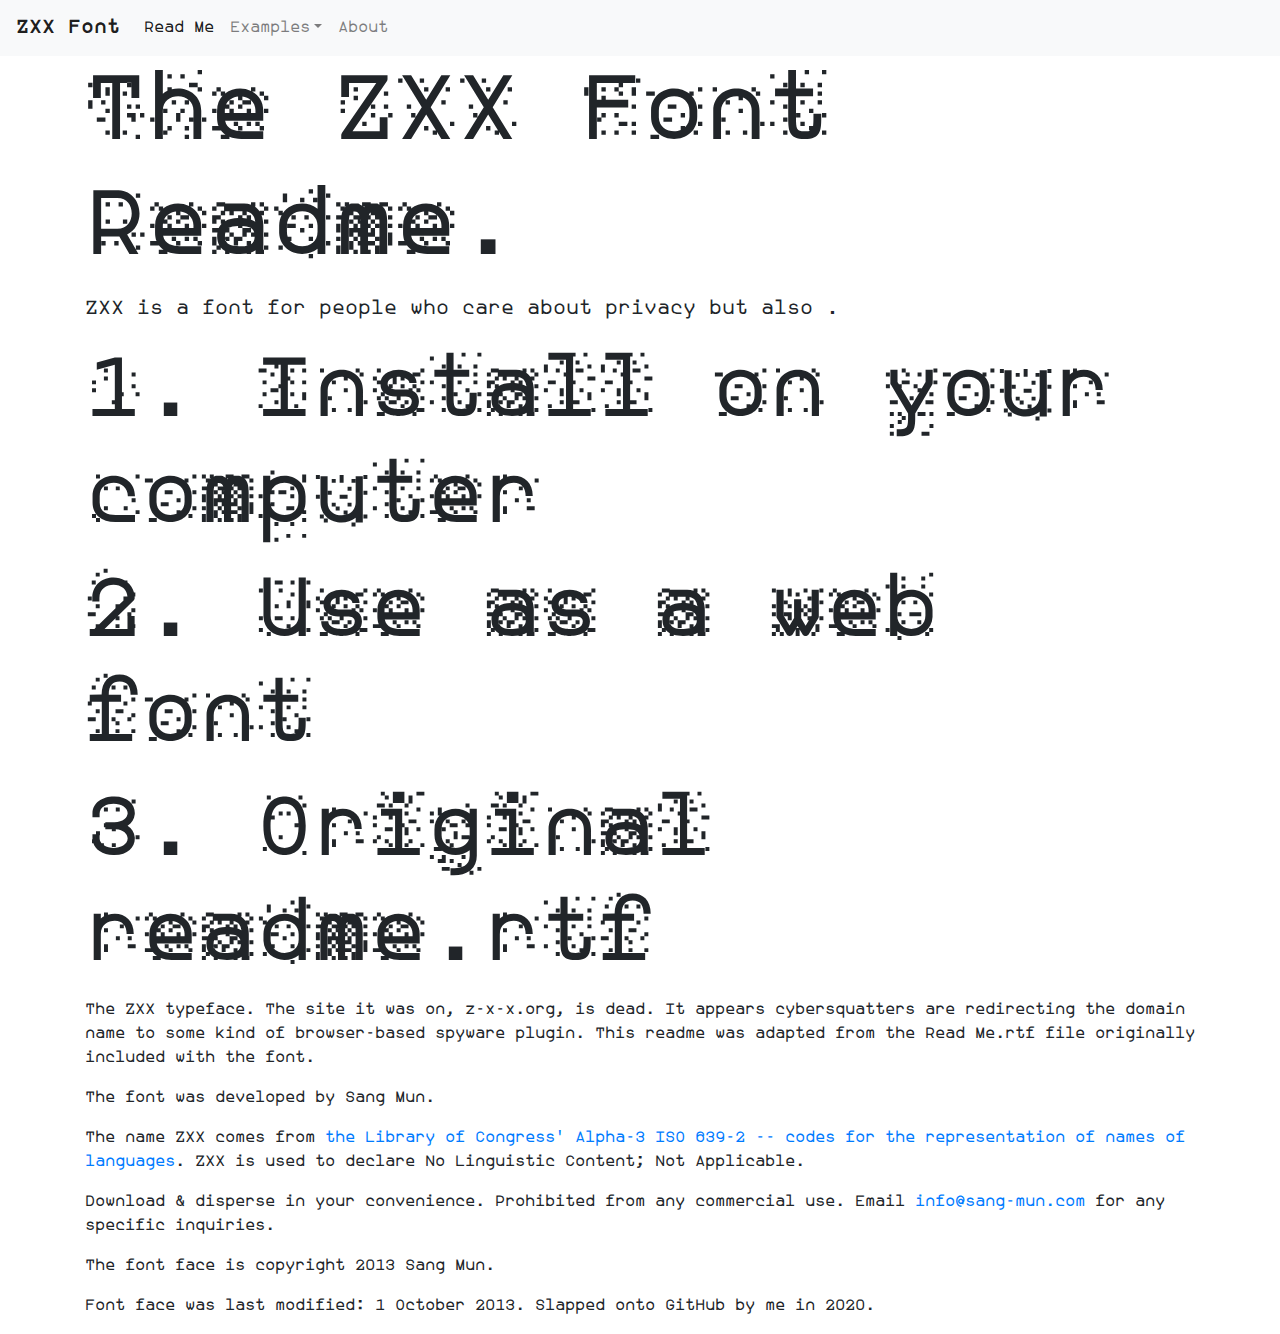
<file: readme.html>
<!doctype html>
<html lang="en-ca">
	<head>
		<!-- Required meta tags -->
		<meta charset="utf-8">
		<meta name="viewport" content="width=device-width, initial-scale=1, shrink-to-fit=no">
		
		<!-- Bootstrap CSS -->
		<link rel="stylesheet" href="https://stackpath.bootstrapcdn.com/bootstrap/4.5.2/css/bootstrap.min.css" integrity="sha384-JcKb8q3iqJ61gNV9KGb8thSsNjpSL0n8PARn9HuZOnIxN0hoP+VmmDGMN5t9UJ0Z" crossorigin="anonymous">
		<link rel="stylesheet" href="/app.css" type="text/css" />
		
		<title>The ZXX Font Readme</title>
	</head>
	<body>
		<nav class="navbar navbar-expand-lg navbar-light bg-light">
			<a class="navbar-brand" href="/">ZXX Font</a>
			<button class="navbar-toggler" type="button" data-toggle="collapse" data-target="#navbarNavDropdown" aria-controls="navbarNavDropdown" aria-expanded="false" aria-label="Toggle navigation">
				<span class="navbar-toggler-icon"></span>
			</button>
			<div class="collapse navbar-collapse" id="navbarNavDropdown">
				<ul class="navbar-nav">
					<li class="nav-item active"><a class="nav-link" href="/readme.html">Read Me</a></li>
					<li class="nav-item dropdown">
						<a class="nav-link dropdown-toggle" href="#" id="navbarDropdownMenuLink" role="button" data-toggle="dropdown" aria-haspopup="true" aria-expanded="false">Examples</a>
						<div class="dropdown-menu" aria-labelledby="navbarDropdownMenuLink">
							<a class="dropdown-item" href="/bold.html">ZXX Bold</a>
							<a class="dropdown-item" href="/camo.html">ZXX Camo</a>
							<a class="dropdown-item" href="/false.html">ZXX False</a>
							<a class="dropdown-item" href="/noise.html">ZXX Noise</a>
							<a class="dropdown-item" href="/sans.html">ZXX Sans</a>
							<a class="dropdown-item" href="/xed.html">ZXX Xed</a>
						</div>
					</li>
					<li class="nav-item"><a class="nav-link" href="/about.html">About</a></li>
				</ul>
			</div>
		</nav>
		<div class="container">
			<div class="row">
				<div class="col">
					<h1 class="display-1">The ZXX Font Readme.</h1>
					<p class="lead">ZXX is a font for people who care about privacy but also .</p>
					<h2 class="display-2">1. Install on your computer</h2>
					
					<h2 class="display-2">2. Use as a web font</h2>
					
					<h2 class="display-2">3. Original readme.rtf</h2>
					<p>The ZXX typeface. The site it was on, z-x-x.org, is dead. It appears cybersquatters are redirecting the domain name to some kind of browser-based spyware plugin. This readme was adapted from the Read Me.rtf file originally included with the font.</p>
					<p>The font was developed by Sang Mun.</p>
					<p>The name ZXX comes from <a href="https://www.loc.gov/standards/iso639-2/php/code_list.php">the Library of Congress' Alpha-3 ISO 639-2  -- codes for the representation of names of languages</a>. ZXX is used to declare No Linguistic Content; Not Applicable.</p>
					<!-- TODO: Add modal window to explain that Mr. Mun's domain name has expired and is no longer working. -->
					<p>Download &amp; disperse in your convenience. Prohibited from any commercial use. Email <a href="#">info@sang-mun.com</a> for any specific inquiries.</p>
					<p>The font face is copyright 2013 Sang Mun.</p>
					<p>Font face was last modified: 1 October 2013. Slapped onto GitHub by me in 2020.</p>
				</div>
			</div>
		</div>
		
		<!-- Optional JavaScript -->
		<!-- jQuery first, then Popper.js, then Bootstrap JS -->
		<script src="https://code.jquery.com/jquery-3.5.1.slim.min.js" integrity="sha384-DfXdz2htPH0lsSSs5nCTpuj/zy4C+OGpamoFVy38MVBnE+IbbVYUew+OrCXaRkfj" crossorigin="anonymous"></script>
		<script src="https://cdn.jsdelivr.net/npm/popper.js@1.16.1/dist/umd/popper.min.js" integrity="sha384-9/reFTGAW83EW2RDu2S0VKaIzap3H66lZH81PoYlFhbGU+6BZp6G7niu735Sk7lN" crossorigin="anonymous"></script>
		<script src="https://stackpath.bootstrapcdn.com/bootstrap/4.5.2/js/bootstrap.min.js" integrity="sha384-B4gt1jrGC7Jh4AgTPSdUtOBvfO8shuf57BaghqFfPlYxofvL8/KUEfYiJOMMV+rV" crossorigin="anonymous"></script>
	</body>
</html>
</file>
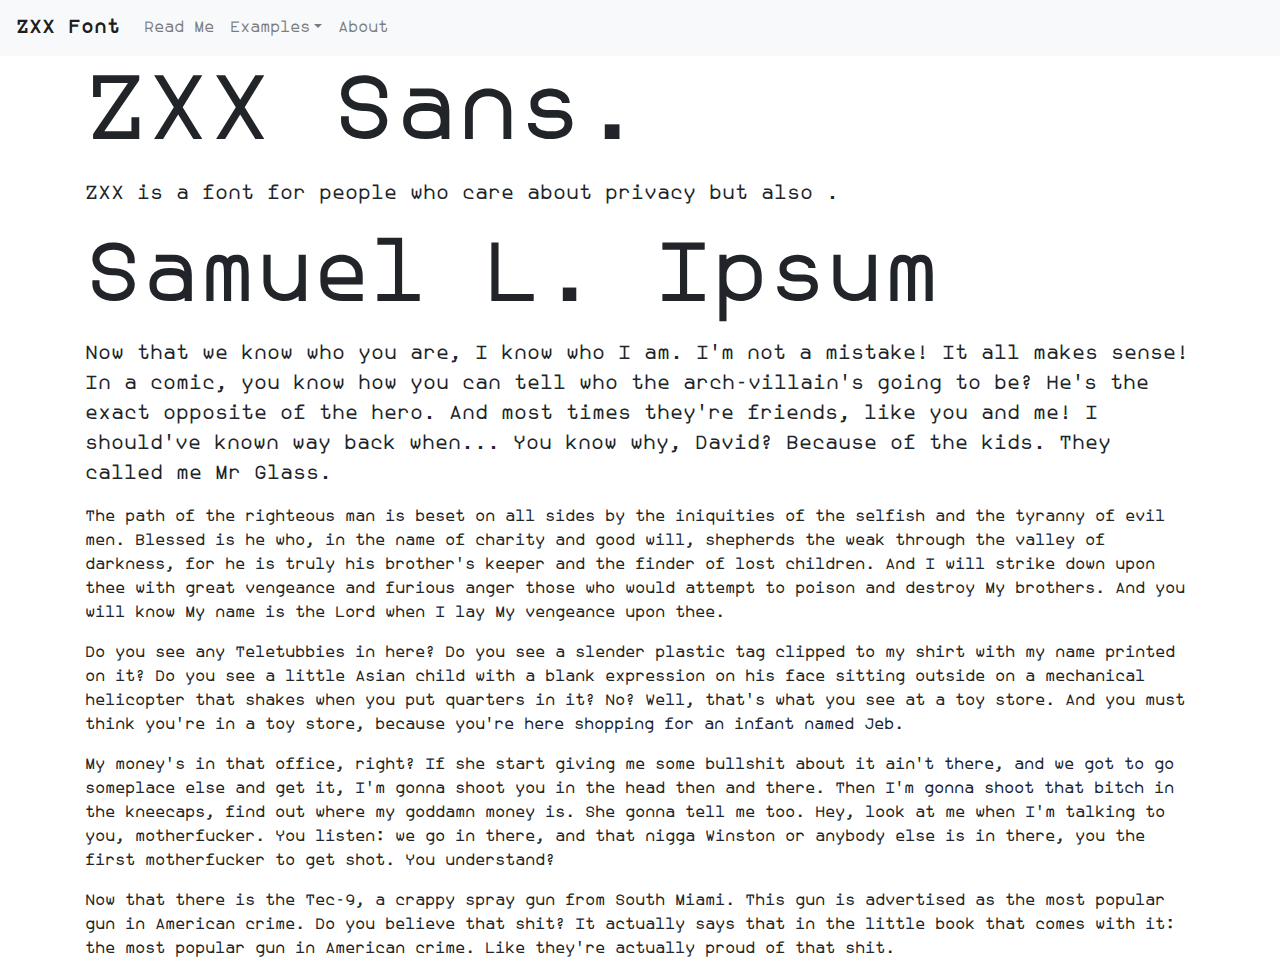
<file: sans.html>
<!doctype html>
<html lang="en-ca">
	<head>
		<!-- Required meta tags -->
		<meta charset="utf-8">
		<meta name="viewport" content="width=device-width, initial-scale=1, shrink-to-fit=no">
		
		<!-- Bootstrap CSS -->
		<link rel="stylesheet" href="https://stackpath.bootstrapcdn.com/bootstrap/4.5.2/css/bootstrap.min.css" integrity="sha384-JcKb8q3iqJ61gNV9KGb8thSsNjpSL0n8PARn9HuZOnIxN0hoP+VmmDGMN5t9UJ0Z" crossorigin="anonymous">
		<link rel="stylesheet" href="/app.css" type="text/css" />
		
		<title>The Sans Variant of the ZXX Font</title>
	</head>
	<body>
		<nav class="navbar navbar-expand-lg navbar-light bg-light">
			<a class="navbar-brand" href="/">ZXX Font</a>
			<button class="navbar-toggler" type="button" data-toggle="collapse" data-target="#navbarNavDropdown" aria-controls="navbarNavDropdown" aria-expanded="false" aria-label="Toggle navigation">
				<span class="navbar-toggler-icon"></span>
			</button>
			<div class="collapse navbar-collapse" id="navbarNavDropdown">
				<ul class="navbar-nav">
					<li class="nav-item dropdown">
						<li class="nav-item"><a class="nav-link" href="/readme.html">Read Me</a></li>
						<a class="nav-link dropdown-toggle" href="#" id="navbarDropdownMenuLink" role="button" data-toggle="dropdown" aria-haspopup="true" aria-expanded="false">Examples</a>
						<div class="dropdown-menu" aria-labelledby="navbarDropdownMenuLink">
							<a class="dropdown-item" href="/bold.html">ZXX Bold</a>
							<a class="dropdown-item" href="/camo.html">ZXX Camo</a>
							<a class="dropdown-item" href="/false.html">ZXX False</a>
							<a class="dropdown-item" href="/noise.html">ZXX Noise</a>
							<a class="dropdown-item active" href="/sans.html">ZXX Sans</a>
							<a class="dropdown-item" href="/xed.html">ZXX Xed</a>
						</div>
					</li>
					<li class="nav-item"><a class="nav-link" href="/about.html">About</a></li>
				</ul>
			</div>
		</nav>
		<div class="container false">
			<div class="row">
				<div class="col">
					<h1 class="display-1 sans">ZXX Sans.</h1>
					<p class="lead sans">ZXX is a font for people who care about privacy but also .</p>
				</div>
			</div>
			<div class="row">
				<div class="col">
					<h2 class="display-2 sans">Samuel L. Ipsum</h3>
					<p class="lead sans">Now that we know who you are, I know who I am. I'm not a mistake! It all makes sense! In a comic, you know how you can tell who the arch-villain's going to be? He's the exact opposite of the hero. And most times they're friends, like you and me! I should've known way back when... You know why, David? Because of the kids. They called me Mr Glass.</p>
					<p class="sans">The path of the righteous man is beset on all sides by the iniquities of the selfish and the tyranny of evil men. Blessed is he who, in the name of charity and good will, shepherds the weak through the valley of darkness, for he is truly his brother's keeper and the finder of lost children. And I will strike down upon thee with great vengeance and furious anger those who would attempt to poison and destroy My brothers. And you will know My name is the Lord when I lay My vengeance upon thee.</p>
					<p class="sans">Do you see any Teletubbies in here? Do you see a slender plastic tag clipped to my shirt with my name printed on it? Do you see a little Asian child with a blank expression on his face sitting outside on a mechanical helicopter that shakes when you put quarters in it? No? Well, that's what you see at a toy store. And you must think you're in a toy store, because you're here shopping for an infant named Jeb.</p>
					<p class="sans">My money's in that office, right? If she start giving me some bullshit about it ain't there, and we got to go someplace else and get it, I'm gonna shoot you in the head then and there. Then I'm gonna shoot that bitch in the kneecaps, find out where my goddamn money is. She gonna tell me too. Hey, look at me when I'm talking to you, motherfucker. You listen: we go in there, and that nigga Winston or anybody else is in there, you the first motherfucker to get shot. You understand?</p>
					<p class="sans">Now that there is the Tec-9, a crappy spray gun from South Miami. This gun is advertised as the most popular gun in American crime. Do you believe that shit? It actually says that in the little book that comes with it: the most popular gun in American crime. Like they're actually proud of that shit.</p>
				</div>
			</div>
		</div>
		
		<!-- Optional JavaScript -->
		<!-- jQuery first, then Popper.js, then Bootstrap JS -->
		<script src="https://code.jquery.com/jquery-3.5.1.slim.min.js" integrity="sha384-DfXdz2htPH0lsSSs5nCTpuj/zy4C+OGpamoFVy38MVBnE+IbbVYUew+OrCXaRkfj" crossorigin="anonymous"></script>
		<script src="https://cdn.jsdelivr.net/npm/popper.js@1.16.1/dist/umd/popper.min.js" integrity="sha384-9/reFTGAW83EW2RDu2S0VKaIzap3H66lZH81PoYlFhbGU+6BZp6G7niu735Sk7lN" crossorigin="anonymous"></script>
		<script src="https://stackpath.bootstrapcdn.com/bootstrap/4.5.2/js/bootstrap.min.js" integrity="sha384-B4gt1jrGC7Jh4AgTPSdUtOBvfO8shuf57BaghqFfPlYxofvL8/KUEfYiJOMMV+rV" crossorigin="anonymous"></script>
	</body>
</html>
</file>
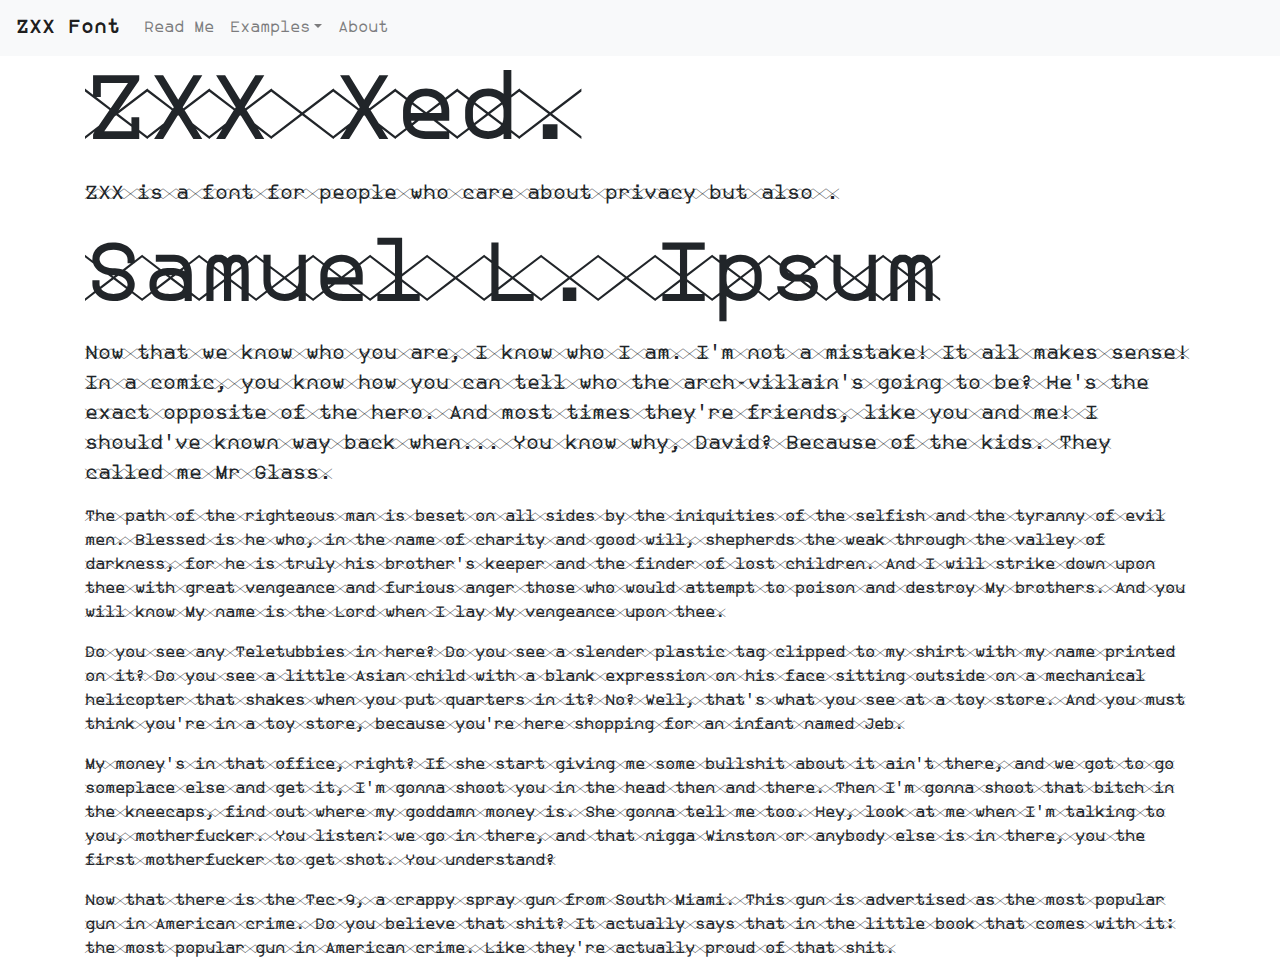
<file: xed.html>
<!doctype html>
<html lang="en-ca">
	<head>
		<!-- Required meta tags -->
		<meta charset="utf-8">
		<meta name="viewport" content="width=device-width, initial-scale=1, shrink-to-fit=no">
		
		<!-- Bootstrap CSS -->
		<link rel="stylesheet" href="https://stackpath.bootstrapcdn.com/bootstrap/4.5.2/css/bootstrap.min.css" integrity="sha384-JcKb8q3iqJ61gNV9KGb8thSsNjpSL0n8PARn9HuZOnIxN0hoP+VmmDGMN5t9UJ0Z" crossorigin="anonymous">
		<link rel="stylesheet" href="/app.css" type="text/css" />
		
		<title>The Sans Variant of the ZXX Font</title>
	</head>
	<body>
		<nav class="navbar navbar-expand-lg navbar-light bg-light">
			<a class="navbar-brand" href="/">ZXX Font</a>
			<button class="navbar-toggler" type="button" data-toggle="collapse" data-target="#navbarNavDropdown" aria-controls="navbarNavDropdown" aria-expanded="false" aria-label="Toggle navigation">
				<span class="navbar-toggler-icon"></span>
			</button>
			<div class="collapse navbar-collapse" id="navbarNavDropdown">
				<ul class="navbar-nav">
					<li class="nav-item"><a class="nav-link" href="/readme.html">Read Me</a></li>
					<li class="nav-item dropdown">
						<a class="nav-link dropdown-toggle" href="#" id="navbarDropdownMenuLink" role="button" data-toggle="dropdown" aria-haspopup="true" aria-expanded="false">Examples</a>
						<div class="dropdown-menu" aria-labelledby="navbarDropdownMenuLink">
							<a class="dropdown-item" href="/bold.html">ZXX Bold</a>
							<a class="dropdown-item" href="/camo.html">ZXX Camo</a>
							<a class="dropdown-item" href="/false.html">ZXX False</a>
							<a class="dropdown-item" href="/noise.html">ZXX Noise</a>
							<a class="dropdown-item" href="/sans.html">ZXX Sans</a>
							<a class="dropdown-item active" href="/xed.html">ZXX Xed</a>
						</div>
					</li>
					<li class="nav-item"><a class="nav-link" href="/about.html">About</a></li>
				</ul>
			</div>
		</nav>
		<div class="container false">
			<div class="row">
				<div class="col">
					<h1 class="display-1 xed">ZXX Xed.</h1>
					<p class="lead xed">ZXX is a font for people who care about privacy but also .</p>
				</div>
			</div>
			<div class="row">
				<div class="col">
					<h2 class="display-2 xed">Samuel L. Ipsum</h3>
					<p class="lead xed">Now that we know who you are, I know who I am. I'm not a mistake! It all makes sense! In a comic, you know how you can tell who the arch-villain's going to be? He's the exact opposite of the hero. And most times they're friends, like you and me! I should've known way back when... You know why, David? Because of the kids. They called me Mr Glass.</p>
					<p class="xed">The path of the righteous man is beset on all sides by the iniquities of the selfish and the tyranny of evil men. Blessed is he who, in the name of charity and good will, shepherds the weak through the valley of darkness, for he is truly his brother's keeper and the finder of lost children. And I will strike down upon thee with great vengeance and furious anger those who would attempt to poison and destroy My brothers. And you will know My name is the Lord when I lay My vengeance upon thee.</p>
					<p class="xed">Do you see any Teletubbies in here? Do you see a slender plastic tag clipped to my shirt with my name printed on it? Do you see a little Asian child with a blank expression on his face sitting outside on a mechanical helicopter that shakes when you put quarters in it? No? Well, that's what you see at a toy store. And you must think you're in a toy store, because you're here shopping for an infant named Jeb.</p>
					<p class="xed">My money's in that office, right? If she start giving me some bullshit about it ain't there, and we got to go someplace else and get it, I'm gonna shoot you in the head then and there. Then I'm gonna shoot that bitch in the kneecaps, find out where my goddamn money is. She gonna tell me too. Hey, look at me when I'm talking to you, motherfucker. You listen: we go in there, and that nigga Winston or anybody else is in there, you the first motherfucker to get shot. You understand?</p>
					<p class="xed">Now that there is the Tec-9, a crappy spray gun from South Miami. This gun is advertised as the most popular gun in American crime. Do you believe that shit? It actually says that in the little book that comes with it: the most popular gun in American crime. Like they're actually proud of that shit.</p>
				</div>
			</div>
		</div>
		
		<!-- Optional JavaScript -->
		<!-- jQuery first, then Popper.js, then Bootstrap JS -->
		<script src="https://code.jquery.com/jquery-3.5.1.slim.min.js" integrity="sha384-DfXdz2htPH0lsSSs5nCTpuj/zy4C+OGpamoFVy38MVBnE+IbbVYUew+OrCXaRkfj" crossorigin="anonymous"></script>
		<script src="https://cdn.jsdelivr.net/npm/popper.js@1.16.1/dist/umd/popper.min.js" integrity="sha384-9/reFTGAW83EW2RDu2S0VKaIzap3H66lZH81PoYlFhbGU+6BZp6G7niu735Sk7lN" crossorigin="anonymous"></script>
		<script src="https://stackpath.bootstrapcdn.com/bootstrap/4.5.2/js/bootstrap.min.js" integrity="sha384-B4gt1jrGC7Jh4AgTPSdUtOBvfO8shuf57BaghqFfPlYxofvL8/KUEfYiJOMMV+rV" crossorigin="anonymous"></script>
	</body>
</html>
</file>
<file: app.css>
/* font converted using font-converter.net. thank you! */
@font-face {
  font-family: "ZXX-Camo";
  src: url("./fonts/ZXXCamo.eot"); /* IE9 Compat Modes */
  src: url("./fonts/ZXXCamo.eot?#iefix") format("embedded-opentype"), /* IE6-IE8 */
    url("./fonts/ZXXCamo.otf") format("opentype"), /* Open Type Font */
    url("./fonts/ZXXCamo.svg") format("svg"), /* Legacy iOS */
    url("./fonts/ZXXCamo.ttf") format("truetype"), /* Safari, Android, iOS */
    url("./fonts/ZXXCamo.woff") format("woff"), /* Modern Browsers */
    url("./fonts/ZXXCamo.woff2") format("woff2"); /* Modern Browsers */
  font-weight: normal;
  font-style: normal;
}
@font-face {
  font-family: "ZXX-Bold";
  src: url("./fonts/ZXXBold.eot"); /* IE9 Compat Modes */
  src: url("./fonts/ZXXBold.eot?#iefix") format("embedded-opentype"), /* IE6-IE8 */
    url("./fonts/ZXXBold.otf") format("opentype"), /* Open Type Font */
    url("./fonts/ZXXBold.svg") format("svg"), /* Legacy iOS */
    url("./fonts/ZXXBold.ttf") format("truetype"), /* Safari, Android, iOS */
    url("./fonts/ZXXBold.woff") format("woff"), /* Modern Browsers */
    url("./fonts/ZXXBold.woff2") format("woff2"); /* Modern Browsers */
  font-weight: 500;
  font-style: normal;
}
@font-face {
  font-family: "ZXX-False";
  src: url("./fonts/ZXXFalse.eot"); /* IE9 Compat Modes */
  src: url("./fonts/ZXXFalse.eot?#iefix") format("embedded-opentype"), /* IE6-IE8 */
    url("./fonts/ZXXFalse.otf") format("opentype"), /* Open Type Font */
    url("./fonts/ZXXFalse.svg") format("svg"), /* Legacy iOS */
    url("./fonts/ZXXFalse.ttf") format("truetype"), /* Safari, Android, iOS */
    url("./fonts/ZXXFalse.woff") format("woff"), /* Modern Browsers */
    url("./fonts/ZXXFalse.woff2") format("woff2"); /* Modern Browsers */
  font-weight: normal;
  font-style: normal;
}
@font-face {
  font-family: "ZXX-Noise";
  src: url("./fonts/ZXXNoise.eot"); /* IE9 Compat Modes */
  src: url("./fonts/ZXXNoise.eot?#iefix") format("embedded-opentype"), /* IE6-IE8 */
    url("./fonts/ZXXNoise.otf") format("opentype"), /* Open Type Font */
    url("./fonts/ZXXNoise.svg") format("svg"), /* Legacy iOS */
    url("./fonts/ZXXNoise.ttf") format("truetype"), /* Safari, Android, iOS */
    url("./fonts/ZXXNoise.woff") format("woff"), /* Modern Browsers */
    url("./fonts/ZXXNoise.woff2") format("woff2"); /* Modern Browsers */
  font-weight: normal;
  font-style: normal;
}
@font-face {
  font-family: "ZXX-Sans";
  src: url("./fonts/ZXXSans.eot"); /* IE9 Compat Modes */
  src: url("./fonts/ZXXSans.eot?#iefix") format("embedded-opentype"), /* IE6-IE8 */
    url("./fonts/ZXXSans.otf") format("opentype"), /* Open Type Font */
    url("./fonts/ZXXSans.svg") format("svg"), /* Legacy iOS */
    url("./fonts/ZXXSans.ttf") format("truetype"), /* Safari, Android, iOS */
    url("./fonts/ZXXSans.woff") format("woff"), /* Modern Browsers */
    url("./fonts/ZXXSans.woff2") format("woff2"); /* Modern Browsers */
  font-weight: normal;
  font-style: normal;
}
@font-face {
  font-family: "ZXX-Xed";
  src: url("./fonts/ZXXXed.eot"); /* IE9 Compat Modes */
  src: url("./fonts/ZXXXed.eot?#iefix") format("embedded-opentype"), /* IE6-IE8 */
    url("./fonts/ZXXXed.otf") format("opentype"), /* Open Type Font */
    url("./fonts/ZXXXed.svg") format("svg"), /* Legacy iOS */
    url("./fonts/ZXXXed.ttf") format("truetype"), /* Safari, Android, iOS */
    url("./fonts/ZXXXed.woff") format("woff"), /* Modern Browsers */
    url("./fonts/ZXXXed.woff2") format("woff2"); /* Modern Browsers */
  font-weight: normal;
  font-style: normal;
}

* {
  font-family: "ZXX-Sans", monospace;
}
strong {
  font-family: "ZXX-Bold", monospace;
}

.navbar-brand {
  font-family: "ZXX-Bold", monospace;
}

.display-1, .display-2, .display-3, .display-4, .display-5, .display-6 {
  font-family: "ZXX-Noise", monospace;
}
.display-1 strong, .display-2 strong, .display-3 strong, .display-4 strong, .display-5 strong, .display-6 strong {
  font-family: "ZXX-Bold", monospace;
}
.bold {
  font-family: "ZXX-Bold", monospace !important;
}
.bold .display-1, .bold .display-2, .bold .display-3, .bold .display-4, .bold .display-5, .bold .display-6, .bold .lead, .bold .btn {
  font-family: "ZXX-Bold", monospace !important;
}
.camo {
  font-family: "ZXX-Camo", monospace !important;
}
.false {
  font-family: "ZXX-False", monospace !important;
}
.noise {
  font-family: "ZXX-Noise", monospace !important;
}
.sans {
  font-family: "ZXX-Sans", monospace !important;
}
.xed {
  font-family: "ZXX-Xed", monospace !important;
}
</file>
